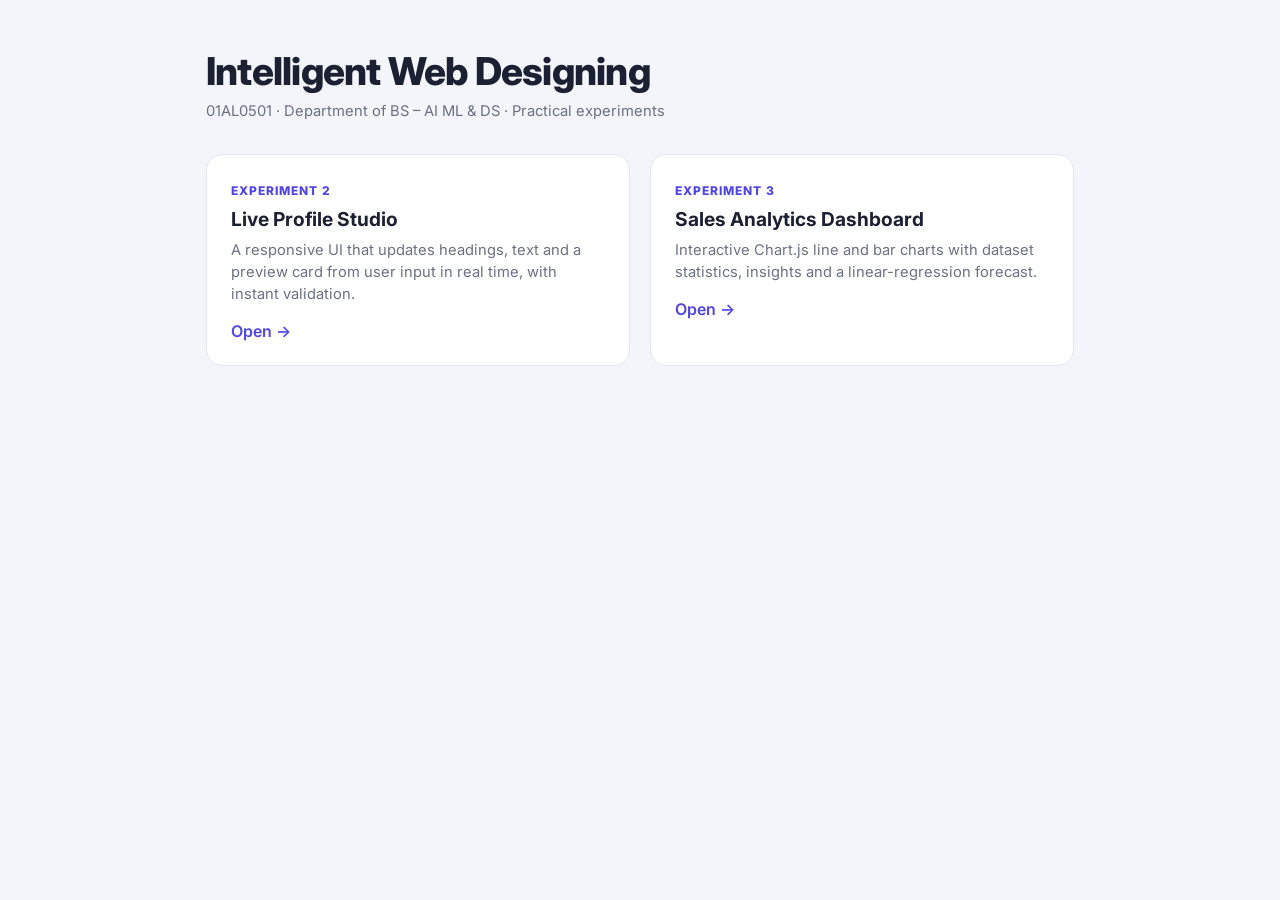
<file: index.html>
<!DOCTYPE html>
<html lang="en">
<head>
  <meta charset="UTF-8">
  <meta name="viewport" content="width=device-width, initial-scale=1.0">
  <title>IWD Practicals | Experiments 2 &amp; 3</title>
  <link href="https://fonts.googleapis.com/css2?family=Inter:wght@400;600;800&display=swap" rel="stylesheet">
  <style>
    :root { --bg: #f4f5fb; --surface: #fff; --text: #1c2033; --muted: #6b7083; --border: #e3e5ef; --accent: #4f46e5; }
    @media (prefers-color-scheme: dark) {
      :root { --bg: #0f1120; --surface: #181b2e; --text: #e8eaf4; --muted: #9aa0b8; --border: #2b3049; --accent: #818cf8; }
    }
    * { box-sizing: border-box; }
    body { margin: 0; font-family: "Inter", system-ui, sans-serif; background: var(--bg); color: var(--text); }
    main { max-width: 900px; margin: 0 auto; padding: 48px 16px; }
    h1 { margin: 0; font-size: clamp(1.6rem, 4vw, 2.4rem); font-weight: 800; letter-spacing: -.02em; }
    .sub { color: var(--muted); margin: 6px 0 32px; }
    .grid { display: grid; grid-template-columns: repeat(auto-fit, minmax(260px, 1fr)); gap: 20px; }
    a.card {
      display: block; text-decoration: none; color: inherit; padding: 24px;
      background: var(--surface); border: 1px solid var(--border); border-radius: 16px;
      transition: transform .2s, border-color .2s;
    }
    a.card:hover { transform: translateY(-4px); border-color: var(--accent); }
    .tag { font-size: .75rem; font-weight: 800; color: var(--accent); text-transform: uppercase; letter-spacing: .08em; }
    h2 { margin: 8px 0; font-size: 1.2rem; }
    p { margin: 0; color: var(--muted); font-size: .92rem; line-height: 1.5; }
    .go { margin-top: 16px; font-weight: 600; color: var(--accent); }
  </style>
</head>
<body>
  <main>
    <h1>Intelligent Web Designing</h1>
    <p class="sub">01AL0501 · Department of BS – AI ML &amp; DS · Practical experiments</p>
    <div class="grid">
      <a class="card" href="experiment-2/index.html">
        <span class="tag">Experiment 2</span>
        <h2>Live Profile Studio</h2>
        <p>A responsive UI that updates headings, text and a preview card from user input in real time, with instant validation.</p>
        <div class="go">Open →</div>
      </a>
      <a class="card" href="experiment-3/index.html">
        <span class="tag">Experiment 3</span>
        <h2>Sales Analytics Dashboard</h2>
        <p>Interactive Chart.js line and bar charts with dataset statistics, insights and a linear-regression forecast.</p>
        <div class="go">Open →</div>
      </a>
    </div>
  </main>
</body>
</html>
</file>
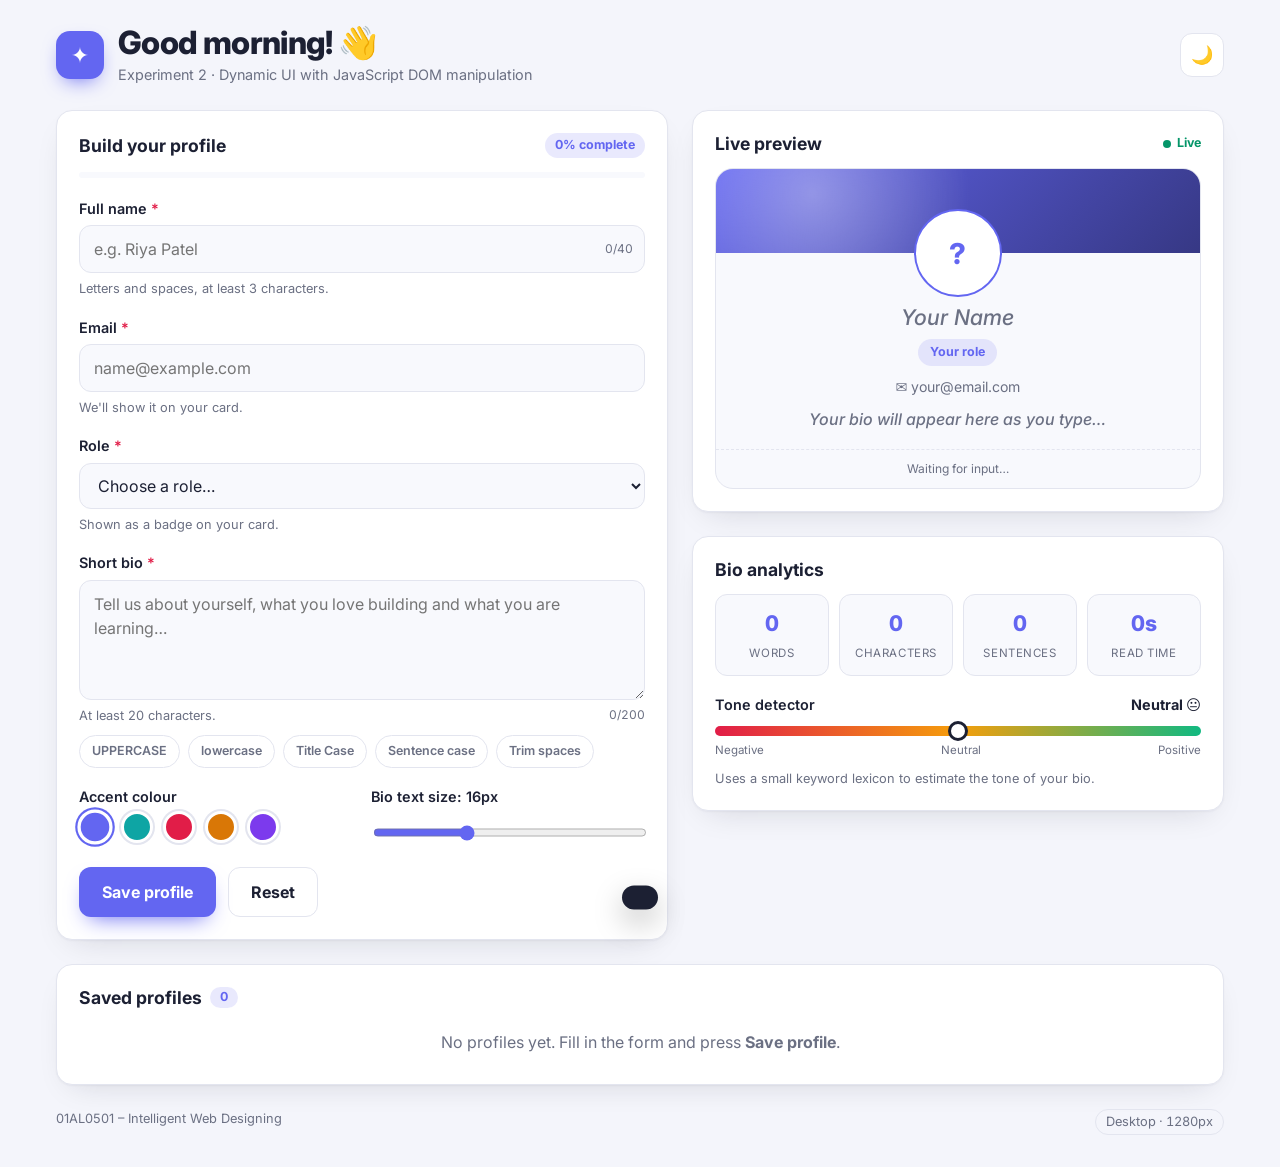
<file: experiment-2/index.html>
<!DOCTYPE html>
<html lang="en" data-theme="light">
<head>
  <meta charset="UTF-8">
  <meta name="viewport" content="width=device-width, initial-scale=1.0">
  <meta name="description" content="Experiment 2 – Responsive UI that dynamically updates text based on user input using JavaScript.">
  <title>Live Profile Studio | Experiment 2</title>
  <link rel="preconnect" href="https://fonts.googleapis.com">
  <link rel="preconnect" href="https://fonts.gstatic.com" crossorigin>
  <link href="https://fonts.googleapis.com/css2?family=Inter:wght@400;500;600;700;800&display=swap" rel="stylesheet">
  <link rel="stylesheet" href="style.css">
</head>
<body>

  <!-- ===== Header: the greeting heading is updated live from the name input ===== -->
  <header class="topbar">
    <div class="brand">
      <span class="logo" aria-hidden="true">✦</span>
      <div>
        <h1 id="greeting">Hello! 👋</h1>
        <p class="subtitle">Experiment 2 · Dynamic UI with JavaScript DOM manipulation</p>
      </div>
    </div>
    <button id="themeToggle" class="icon-btn" type="button" aria-label="Toggle dark mode" title="Toggle dark mode">🌙</button>
  </header>

  <main class="layout">

    <!-- ===== Left: input form ===== -->
    <section class="panel form-panel" aria-labelledby="formTitle">
      <div class="panel-head">
        <h2 id="formTitle">Build your profile</h2>
        <span class="pill" id="completeText">0% complete</span>
      </div>
      <div class="progress" aria-hidden="true"><span id="completeBar"></span></div>

      <form id="profileForm" novalidate>
        <div class="field" data-field="name">
          <label for="nameInput">Full name <span class="req">*</span></label>
          <div class="input-wrap">
            <input id="nameInput" name="name" type="text" maxlength="40" autocomplete="name" placeholder="e.g. Riya Patel">
            <span class="counter" id="nameCount">0/40</span>
          </div>
          <small class="msg" id="nameMsg">Letters and spaces, at least 3 characters.</small>
        </div>

        <div class="field" data-field="email">
          <label for="emailInput">Email <span class="req">*</span></label>
          <input id="emailInput" name="email" type="email" autocomplete="email" placeholder="name@example.com">
          <small class="msg" id="emailMsg">We'll show it on your card.</small>
        </div>

        <div class="field" data-field="role">
          <label for="roleInput">Role <span class="req">*</span></label>
          <select id="roleInput" name="role">
            <option value="">Choose a role…</option>
            <option>AI Engineer</option>
            <option>Data Scientist</option>
            <option>ML Researcher</option>
            <option>Web Developer</option>
            <option>UI/UX Designer</option>
            <option>Student</option>
          </select>
          <small class="msg" id="roleMsg">Shown as a badge on your card.</small>
        </div>

        <div class="field" data-field="bio">
          <label for="bioInput">Short bio <span class="req">*</span></label>
          <textarea id="bioInput" name="bio" rows="4" maxlength="200" placeholder="Tell us about yourself, what you love building and what you are learning…"></textarea>
          <div class="bio-meta">
            <small class="msg" id="bioMsg">At least 20 characters.</small>
            <span class="counter" id="bioCount">0/200</span>
          </div>
          <div class="tools" role="group" aria-label="Text tools">
            <button type="button" class="chip" data-transform="upper">UPPERCASE</button>
            <button type="button" class="chip" data-transform="lower">lowercase</button>
            <button type="button" class="chip" data-transform="title">Title Case</button>
            <button type="button" class="chip" data-transform="sentence">Sentence case</button>
            <button type="button" class="chip" data-transform="clean">Trim spaces</button>
          </div>
        </div>

        <div class="row-2">
          <fieldset class="field">
            <legend>Accent colour</legend>
            <div class="swatches">
              <label class="swatch" style="--c:#6366f1"><input type="radio" name="accent" value="#6366f1" checked><span></span><em class="sr-only">Indigo</em></label>
              <label class="swatch" style="--c:#0ea5a4"><input type="radio" name="accent" value="#0ea5a4"><span></span><em class="sr-only">Teal</em></label>
              <label class="swatch" style="--c:#e11d48"><input type="radio" name="accent" value="#e11d48"><span></span><em class="sr-only">Rose</em></label>
              <label class="swatch" style="--c:#d97706"><input type="radio" name="accent" value="#d97706"><span></span><em class="sr-only">Amber</em></label>
              <label class="swatch" style="--c:#7c3aed"><input type="radio" name="accent" value="#7c3aed"><span></span><em class="sr-only">Violet</em></label>
            </div>
          </fieldset>

          <div class="field">
            <label for="fontSize">Bio text size: <output id="fontSizeOut" for="fontSize">16px</output></label>
            <input id="fontSize" type="range" min="13" max="22" value="16">
          </div>
        </div>

        <div class="actions">
          <button type="submit" class="btn primary">Save profile</button>
          <button type="reset" class="btn ghost">Reset</button>
        </div>
      </form>
    </section>

    <!-- ===== Right: live preview + analytics ===== -->
    <div class="side">
      <section class="panel" aria-labelledby="previewTitle">
        <div class="panel-head">
          <h2 id="previewTitle">Live preview</h2>
          <span class="live-dot">Live</span>
        </div>

        <article class="card" id="previewCard" aria-live="polite">
          <div class="card-banner"></div>
          <div class="card-body">
            <div class="avatar" id="pvAvatar">?</div>
            <h3 id="pvName" class="placeholder">Your Name</h3>
            <span class="badge" id="pvRole">Your role</span>
            <p class="card-email" id="pvEmail">✉ your@email.com</p>
            <p class="card-bio placeholder" id="pvBio">Your bio will appear here as you type…</p>
          </div>
          <footer class="card-foot" id="pvUpdated">Waiting for input…</footer>
        </article>
      </section>

      <section class="panel" aria-labelledby="statsTitle">
        <div class="panel-head">
          <h2 id="statsTitle">Bio analytics</h2>
        </div>
        <div class="stats">
          <div class="stat"><strong id="stWords">0</strong><span>Words</span></div>
          <div class="stat"><strong id="stChars">0</strong><span>Characters</span></div>
          <div class="stat"><strong id="stSentences">0</strong><span>Sentences</span></div>
          <div class="stat"><strong id="stRead">0s</strong><span>Read time</span></div>
        </div>

        <div class="sentiment">
          <div class="sentiment-head">
            <span>Tone detector</span>
            <strong id="sentLabel">Neutral 😐</strong>
          </div>
          <div class="meter" aria-hidden="true">
            <span class="needle" id="sentNeedle"></span>
          </div>
          <div class="meter-scale"><span>Negative</span><span>Neutral</span><span>Positive</span></div>
          <p class="hint" id="sentHint">Uses a small keyword lexicon to estimate the tone of your bio.</p>
        </div>
      </section>
    </div>

    <!-- ===== Saved profiles (elements created with JavaScript) ===== -->
    <section class="panel saved" aria-labelledby="savedTitle">
      <div class="panel-head">
        <h2 id="savedTitle">Saved profiles <span class="pill" id="savedCount">0</span></h2>
        <button type="button" class="btn ghost small" id="clearAll">Clear all</button>
      </div>
      <ul class="saved-list" id="savedList"></ul>
      <p class="empty" id="emptyState">No profiles yet. Fill in the form and press <b>Save profile</b>.</p>
    </section>
  </main>

  <footer class="site-foot">
    <span>01AL0501 – Intelligent Web Designing</span>
    <span class="viewport" id="viewport" title="Resize the window to test responsiveness">—</span>
  </footer>

  <div class="toast" id="toast" role="status" aria-live="polite"></div>

  <script src="script.js"></script>
</body>
</html>
</file>
<file: experiment-2/style.css>
/* =========================================================
   Experiment 2 – Live Profile Studio
   ========================================================= */

:root {
  --accent: #6366f1;
  --bg: #f4f5fb;
  --surface: #ffffff;
  --surface-2: #f8f9fd;
  --text: #1c2033;
  --muted: #6b7083;
  --border: #e3e5ef;
  --danger: #e11d48;
  --success: #059669;
  --radius: 16px;
  --shadow: 0 1px 2px rgba(20, 24, 40, .04), 0 12px 32px -16px rgba(20, 24, 40, .18);
  --accent-soft: color-mix(in srgb, var(--accent) 14%, transparent);
  color-scheme: light;
}

[data-theme="dark"] {
  --bg: #0f1120;
  --surface: #181b2e;
  --surface-2: #1f2338;
  --text: #e8eaf4;
  --muted: #9aa0b8;
  --border: #2b3049;
  --danger: #fb7185;
  --success: #34d399;
  --shadow: 0 1px 2px rgba(0, 0, 0, .3), 0 12px 32px -16px rgba(0, 0, 0, .6);
  color-scheme: dark;
}

* { box-sizing: border-box; }

body {
  margin: 0;
  font-family: "Inter", system-ui, -apple-system, "Segoe UI", Roboto, sans-serif;
  background: var(--bg);
  color: var(--text);
  line-height: 1.5;
  transition: background .3s, color .3s;
}

h1, h2, h3 { margin: 0; line-height: 1.2; }

.sr-only {
  position: absolute; width: 1px; height: 1px; overflow: hidden;
  clip: rect(0 0 0 0); white-space: nowrap;
}

/* ---------- Header ---------- */
.topbar {
  display: flex; align-items: center; justify-content: space-between; gap: 16px;
  max-width: 1200px; margin: 0 auto; padding: 24px 16px 8px;
}
.brand { display: flex; align-items: center; gap: 14px; min-width: 0; }
.logo {
  display: grid; place-items: center; flex: none;
  width: 48px; height: 48px; border-radius: 14px;
  background: var(--accent); color: #fff; font-size: 22px;
  box-shadow: 0 8px 20px -8px var(--accent);
  transition: background .3s;
}
#greeting { font-size: clamp(1.35rem, 3.2vw, 2rem); font-weight: 800; letter-spacing: -.02em; overflow-wrap: anywhere; }
.subtitle { margin: 2px 0 0; color: var(--muted); font-size: .9rem; }

.icon-btn {
  flex: none; width: 44px; height: 44px; border-radius: 12px;
  border: 1px solid var(--border); background: var(--surface); color: var(--text);
  font-size: 18px; cursor: pointer; transition: transform .2s, border-color .2s;
}
.icon-btn:hover { transform: rotate(-12deg); border-color: var(--accent); }

/* ---------- Layout ---------- */
.layout {
  max-width: 1200px; margin: 0 auto; padding: 16px;
  display: grid; grid-template-columns: minmax(0, 1.15fr) minmax(0, 1fr); gap: 24px;
  align-items: start;
}
.side { display: grid; gap: 24px; }
.saved { grid-column: 1 / -1; }

.panel {
  background: var(--surface); border: 1px solid var(--border);
  border-radius: var(--radius); padding: 22px; box-shadow: var(--shadow);
}
.panel-head { display: flex; align-items: center; justify-content: space-between; gap: 12px; margin-bottom: 14px; }
.panel-head h2 { font-size: 1.1rem; display: flex; align-items: center; gap: 8px; }

.pill {
  display: inline-block; padding: 3px 10px; border-radius: 999px;
  background: var(--accent-soft); color: var(--accent);
  font-size: .78rem; font-weight: 700;
}

.progress { height: 6px; background: var(--surface-2); border-radius: 999px; overflow: hidden; margin-bottom: 20px; }
.progress span { display: block; height: 100%; width: 0; background: var(--accent); border-radius: inherit; transition: width .4s ease, background .3s; }

/* ---------- Form ---------- */
.field { display: grid; gap: 6px; margin: 0 0 18px; border: 0; padding: 0; min-width: 0; }
.field label, .field legend { font-weight: 600; font-size: .9rem; padding: 0; }
.req { color: var(--danger); }

input[type="text"], input[type="email"], select, textarea {
  width: 100%; font: inherit; color: var(--text);
  background: var(--surface-2); border: 1.5px solid var(--border);
  border-radius: 12px; padding: 11px 14px; outline: none;
  transition: border-color .2s, box-shadow .2s, background .2s;
}
textarea { resize: vertical; min-height: 104px; }
input:focus, select:focus, textarea:focus {
  border-color: var(--accent); background: var(--surface);
  box-shadow: 0 0 0 4px var(--accent-soft);
}

.input-wrap { position: relative; }
.input-wrap input { padding-right: 62px; }
.input-wrap .counter { position: absolute; right: 12px; top: 50%; transform: translateY(-50%); }
.counter { font-size: .75rem; color: var(--muted); font-variant-numeric: tabular-nums; }
.counter.warn { color: #d97706; font-weight: 600; }

.msg { color: var(--muted); font-size: .8rem; min-height: 1.2em; }
.field.is-invalid input, .field.is-invalid select, .field.is-invalid textarea { border-color: var(--danger); }
.field.is-invalid .msg { color: var(--danger); }
.field.is-invalid .msg::before { content: "⚠ "; }
.field.is-valid input, .field.is-valid select, .field.is-valid textarea { border-color: var(--success); }
.field.is-valid .msg { color: var(--success); }
.field.is-valid .msg::before { content: "✓ "; }

.bio-meta { display: flex; justify-content: space-between; gap: 12px; }

.tools { display: flex; flex-wrap: wrap; gap: 8px; margin-top: 4px; }
.chip {
  font: inherit; font-size: .78rem; font-weight: 600; cursor: pointer;
  padding: 6px 12px; border-radius: 999px;
  border: 1px solid var(--border); background: var(--surface); color: var(--muted);
  transition: all .2s;
}
.chip:hover { color: var(--accent); border-color: var(--accent); background: var(--accent-soft); }

.row-2 { display: grid; grid-template-columns: 1fr 1fr; gap: 18px; }

.swatches { display: flex; gap: 10px; flex-wrap: wrap; padding-top: 4px; }
.swatch { cursor: pointer; }
.swatch input { position: absolute; opacity: 0; }
.swatch span {
  display: block; width: 32px; height: 32px; border-radius: 50%;
  background: var(--c); border: 3px solid var(--surface);
  box-shadow: 0 0 0 2px var(--border); transition: transform .2s, box-shadow .2s;
}
.swatch:hover span { transform: scale(1.1); }
.swatch input:checked + span { box-shadow: 0 0 0 2px var(--c); transform: scale(1.1); }
.swatch input:focus-visible + span { outline: 2px dashed var(--text); outline-offset: 4px; }

input[type="range"] { width: 100%; accent-color: var(--accent); margin-top: 10px; }

.actions { display: flex; gap: 12px; flex-wrap: wrap; margin-top: 6px; }
.btn {
  font: inherit; font-weight: 700; cursor: pointer;
  padding: 12px 22px; border-radius: 12px; border: 1.5px solid transparent;
  transition: transform .15s, box-shadow .2s, background .2s;
}
.btn:active { transform: translateY(1px); }
.btn.primary { background: var(--accent); color: #fff; box-shadow: 0 10px 22px -10px var(--accent); }
.btn.primary:hover { filter: brightness(1.08); }
.btn.ghost { background: transparent; color: var(--text); border-color: var(--border); }
.btn.ghost:hover { border-color: var(--accent); color: var(--accent); }
.btn.small { padding: 6px 12px; font-size: .8rem; }

.shake { animation: shake .4s; }
@keyframes shake {
  20%, 60% { transform: translateX(-6px); }
  40%, 80% { transform: translateX(6px); }
}

/* ---------- Preview card ---------- */
.live-dot { display: inline-flex; align-items: center; gap: 6px; font-size: .78rem; font-weight: 700; color: var(--success); }
.live-dot::before {
  content: ""; width: 8px; height: 8px; border-radius: 50%; background: currentColor;
  animation: blink 1.4s infinite;
}
@keyframes blink { 50% { opacity: .25; } }

.card {
  border-radius: 18px; overflow: hidden; border: 1px solid var(--border);
  background: var(--surface-2); transition: transform .25s;
}
.card.pulse { animation: pulse .35s ease; }
@keyframes pulse { 50% { transform: scale(1.012); } }

.card-banner {
  height: 84px;
  background:
    radial-gradient(circle at 20% 30%, rgba(255,255,255,.35), transparent 40%),
    linear-gradient(135deg, var(--accent), color-mix(in srgb, var(--accent) 55%, #000));
  transition: background .3s;
}
.card-body { padding: 0 22px 18px; text-align: center; }
.avatar {
  width: 84px; height: 84px; margin: -42px auto 10px; border-radius: 50%;
  display: grid; place-items: center;
  background: var(--surface); color: var(--accent);
  border: 4px solid var(--surface); box-shadow: 0 0 0 2px var(--accent);
  font-size: 1.8rem; font-weight: 800; letter-spacing: .02em;
}
#pvName { font-size: 1.35rem; font-weight: 800; overflow-wrap: anywhere; }
.badge {
  display: inline-block; margin: 8px 0 6px; padding: 4px 12px; border-radius: 999px;
  background: var(--accent-soft); color: var(--accent); font-size: .78rem; font-weight: 700;
}
.card-email { margin: 4px 0 10px; color: var(--muted); font-size: .88rem; overflow-wrap: anywhere; }
.card-bio { margin: 0; font-size: 16px; overflow-wrap: anywhere; transition: font-size .15s; }
.placeholder { color: var(--muted); font-style: italic; font-weight: 500 !important; }
.card-foot {
  border-top: 1px dashed var(--border); padding: 10px 22px;
  font-size: .75rem; color: var(--muted); text-align: center;
}

/* ---------- Analytics ---------- */
.stats { display: grid; grid-template-columns: repeat(4, 1fr); gap: 10px; }
.stat {
  background: var(--surface-2); border: 1px solid var(--border); border-radius: 12px;
  padding: 12px 8px; text-align: center;
}
.stat strong { display: block; font-size: 1.35rem; font-weight: 800; color: var(--accent); font-variant-numeric: tabular-nums; }
.stat span { font-size: .72rem; color: var(--muted); text-transform: uppercase; letter-spacing: .05em; }

.sentiment { margin-top: 18px; }
.sentiment-head { display: flex; justify-content: space-between; font-size: .9rem; font-weight: 600; margin-bottom: 10px; }
.meter {
  position: relative; height: 10px; border-radius: 999px;
  background: linear-gradient(90deg, #e11d48, #f59e0b 50%, #10b981);
}
.needle {
  position: absolute; top: 50%; left: 50%; width: 20px; height: 20px;
  border-radius: 50%; background: var(--surface); border: 3px solid var(--text);
  transform: translate(-50%, -50%); transition: left .5s cubic-bezier(.3, 1.4, .5, 1);
}
.meter-scale { display: flex; justify-content: space-between; font-size: .72rem; color: var(--muted); margin-top: 6px; }
.hint { margin: 10px 0 0; font-size: .8rem; color: var(--muted); }

/* ---------- Saved profiles ---------- */
.saved-list {
  list-style: none; margin: 0; padding: 0;
  display: grid; grid-template-columns: repeat(auto-fill, minmax(260px, 1fr)); gap: 14px;
}
.saved-item {
  display: grid; grid-template-columns: auto 1fr; gap: 12px; align-items: start;
  padding: 14px; border-radius: 14px; border: 1px solid var(--border);
  border-left: 5px solid var(--c); background: var(--surface-2);
  animation: rise .35s ease;
}
@keyframes rise { from { opacity: 0; transform: translateY(8px); } }
.saved-item .mini-avatar {
  width: 42px; height: 42px; border-radius: 50%; display: grid; place-items: center;
  background: var(--c); color: #fff; font-weight: 800;
}
.saved-item h3 { font-size: 1rem; overflow-wrap: anywhere; }
.saved-item .meta { font-size: .78rem; color: var(--muted); overflow-wrap: anywhere; }
.saved-item p { margin: 6px 0 8px; font-size: .85rem; overflow-wrap: anywhere; }
.saved-item .row { display: flex; gap: 8px; }
.empty { color: var(--muted); text-align: center; margin: 8px 0; }

/* ---------- Footer & toast ---------- */
.site-foot {
  max-width: 1200px; margin: 0 auto; padding: 8px 16px 32px;
  display: flex; justify-content: space-between; flex-wrap: wrap; gap: 8px;
  color: var(--muted); font-size: .8rem;
}
.viewport { font-variant-numeric: tabular-nums; padding: 2px 10px; border-radius: 999px; border: 1px solid var(--border); }

.toast {
  position: fixed; left: 50%; bottom: 24px; transform: translate(-50%, 140%);
  max-width: calc(100% - 32px); padding: 12px 18px; border-radius: 12px;
  background: var(--text); color: var(--bg); font-weight: 600; font-size: .9rem;
  box-shadow: 0 12px 30px rgba(0, 0, 0, .25); transition: transform .35s cubic-bezier(.3, 1.4, .5, 1);
  z-index: 10;
}
.toast.show { transform: translate(-50%, 0); }
.toast.error { background: var(--danger); color: #fff; }

/* ---------- Responsive ---------- */
@media (max-width: 900px) {
  .layout { grid-template-columns: 1fr; }
}
@media (max-width: 520px) {
  .panel { padding: 16px; }
  .row-2 { grid-template-columns: 1fr; gap: 0; }
  .stats { grid-template-columns: repeat(2, 1fr); }
  .actions .btn { flex: 1; }
  .subtitle { font-size: .8rem; }
}

@media (prefers-reduced-motion: reduce) {
  *, *::before, *::after { animation: none !important; transition: none !important; }
}
</file>
